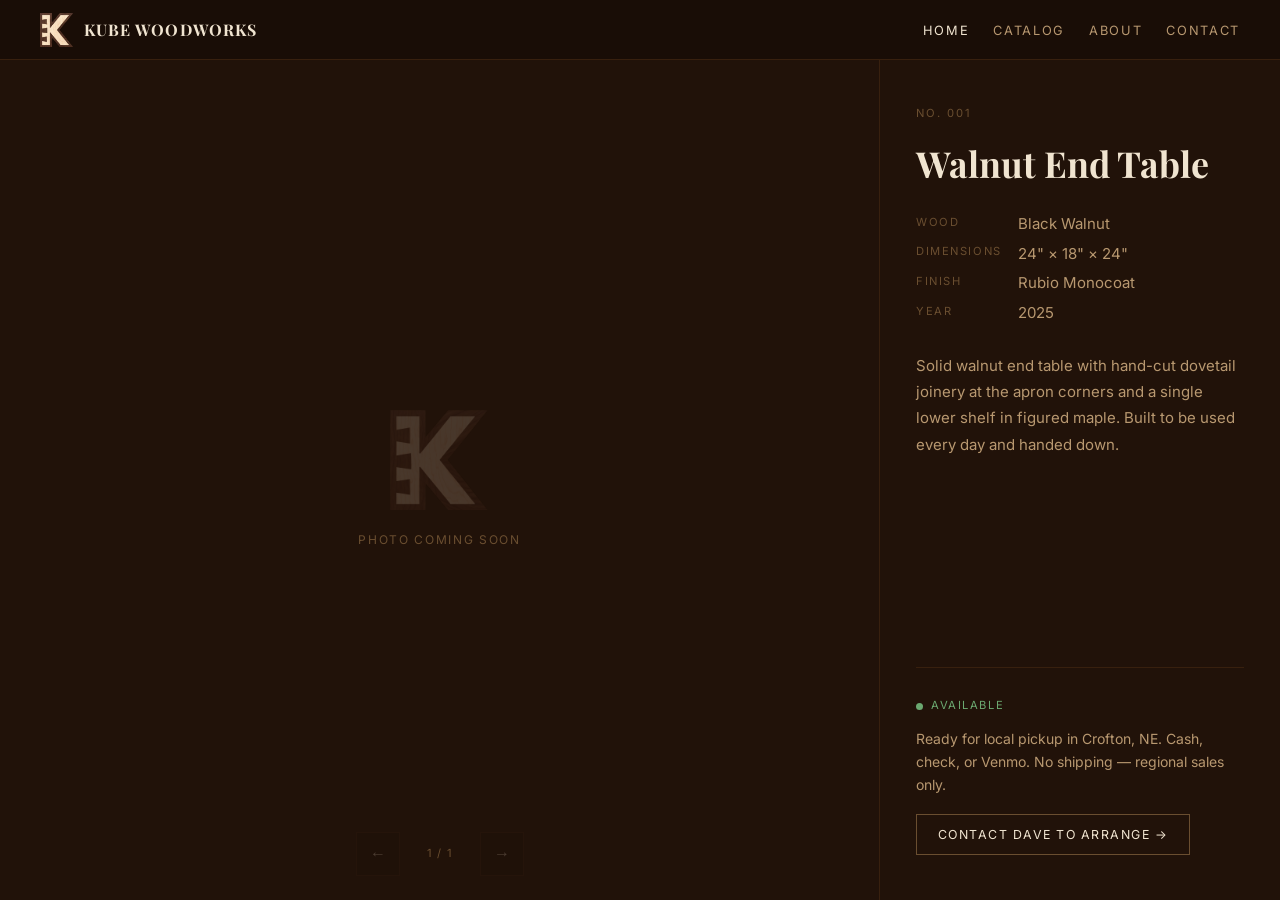
<file: index.html>
<!DOCTYPE html>
<html lang="en">
<head>
  <meta charset="UTF-8">
  <meta name="viewport" content="width=device-width, initial-scale=1.0">
  <title>Kube Woodworks — Crofton, Nebraska</title>
  <meta name="description" content="Custom heirloom woodworking by Dave Kube. Handcrafted furniture and one-of-a-kind pieces made in Crofton, Nebraska.">
  <link rel="icon" type="image/png" sizes="512x512" href="assets/k-mark-512.png">
  <link rel="apple-touch-icon" href="assets/k-mark-512.png">
  <link rel="manifest" href="assets/site.webmanifest">
  <link rel="stylesheet" href="style.css">
</head>
<body>

  <!-- ── Navigation ── -->
  <nav class="site-nav" aria-label="Site navigation">
    <a class="nav-home" href="index.html" aria-label="Kube Woodworks home">
      <img src="assets/k-mark-512.png" alt="">
      <span class="nav-wordmark">Kube Woodworks</span>
    </a>
    <ul class="nav-links">
      <li><a href="index.html" aria-current="page">Home</a></li>
      <li><a href="catalog.html">Catalog</a></li>
      <li><a href="about.html">About</a></li>
      <li><a href="contact.html">Contact</a></li>
    </ul>
  </nav>

  <!-- ── Gallery ── -->
  <!-- Pieces are built automatically from data.js — edit that file, not this one -->
  <main class="gallery-stage" id="gallery">

    <div class="gallery-controls" aria-label="Gallery navigation">
      <button class="gallery-btn" id="prev-btn" aria-label="Previous piece" disabled>&#8592;</button>
      <span class="gallery-counter" aria-live="polite">
        <span id="count-current">1</span>&thinsp;/&thinsp;<span id="count-total">1</span>
      </span>
      <button class="gallery-btn" id="next-btn" aria-label="Next piece" disabled>&#8594;</button>
    </div>

  </main>

  <script src="data.js"></script>
  <script>
    (function () {

      function esc(str) {
        return String(str)
          .replace(/&/g, '&amp;')
          .replace(/</g, '&lt;')
          .replace(/>/g, '&gt;')
          .replace(/"/g, '&quot;');
      }

      function buildPiece(p, index) {
        var num = String(index + 1).padStart(3, '0');

        var photoHTML = p.photo
          ? '<img src="' + esc(p.photo) + '" alt="' + esc(p.photoAlt || p.title) + '">'
          : '<div class="piece-photo-placeholder" aria-hidden="true">' +
              '<img src="assets/k-mark-512.png" alt="">' +
              '<p>Photo coming soon</p>' +
            '</div>';

        var availHTML = p.available
          ? '<span class="avail-badge available">Available</span>' +
            '<p class="avail-message">Ready for local pickup in Crofton, NE. Cash, check, or Venmo. No shipping — regional sales only.</p>' +
            '<a href="contact.html" class="btn">Contact Dave to arrange →</a>'
          : '<span class="avail-badge unavailable">Not available</span>' +
            '<p class="avail-message">Not currently in stock — contact Dave for an estimate on when a similar piece could be ready.</p>' +
            '<a href="contact.html" class="btn">Inquire →</a>';

        var article = document.createElement('article');
        article.className = 'piece';
        article.setAttribute('data-piece', '');
        article.setAttribute('aria-label', 'Piece ' + (index + 1));
        article.innerHTML =
          '<div class="piece-photo">' + photoHTML + '</div>' +
          '<div class="piece-placard">' +
            '<p class="piece-number">No. ' + num + '</p>' +
            '<h1 class="piece-title">' + esc(p.title) + '</h1>' +
            '<dl class="piece-meta">' +
              '<dt>Wood</dt><dd>' + esc(p.wood) + '</dd>' +
              '<dt>Dimensions</dt><dd>' + esc(p.dimensions) + '</dd>' +
              '<dt>Finish</dt><dd>' + esc(p.finish) + '</dd>' +
              '<dt>Year</dt><dd>' + esc(p.year) + '</dd>' +
            '</dl>' +
            '<p class="piece-description">' + esc(p.description) + '</p>' +
            '<div class="piece-availability">' + availHTML + '</div>' +
          '</div>';
        return article;
      }

      var stage    = document.getElementById('gallery');
      var controls = document.querySelector('.gallery-controls');
      var btnPrev  = document.getElementById('prev-btn');
      var btnNext  = document.getElementById('next-btn');
      var numCur   = document.getElementById('count-current');
      var numTot   = document.getElementById('count-total');
      var current  = 0;
      var pieces   = [];

      // Build pieces from data.js
      KUBE.pieces.forEach(function (p, i) {
        var el = buildPiece(p, i);
        stage.insertBefore(el, controls);
        pieces.push(el);
      });

      numTot.textContent = pieces.length;

      function show(idx) {
        pieces[current].classList.remove('active');
        current = idx;
        pieces[current].classList.add('active');
        numCur.textContent = current + 1;
        btnPrev.disabled   = current === 0;
        btnNext.disabled   = current === pieces.length - 1;
        var placard = pieces[current].querySelector('.piece-placard');
        if (placard) placard.scrollTop = 0;
      }

      if (pieces.length > 0) {
        pieces[0].classList.add('active');
        btnPrev.disabled = true;
        btnNext.disabled = pieces.length < 2;
      }

      btnPrev.addEventListener('click', function () { if (current > 0) show(current - 1); });
      btnNext.addEventListener('click', function () { if (current < pieces.length - 1) show(current + 1); });

      document.addEventListener('keydown', function (e) {
        if (e.key === 'ArrowLeft'  && current > 0)                 show(current - 1);
        if (e.key === 'ArrowRight' && current < pieces.length - 1) show(current + 1);
      });

      var touchStartX = 0;
      document.addEventListener('touchstart', function (e) {
        touchStartX = e.touches[0].clientX;
      }, { passive: true });
      document.addEventListener('touchend', function (e) {
        var dx = e.changedTouches[0].clientX - touchStartX;
        if (Math.abs(dx) > 48) {
          if (dx < 0 && current < pieces.length - 1) show(current + 1);
          if (dx > 0 && current > 0)                 show(current - 1);
        }
      }, { passive: true });

    }());
  </script>

</body>
</html>
</file>
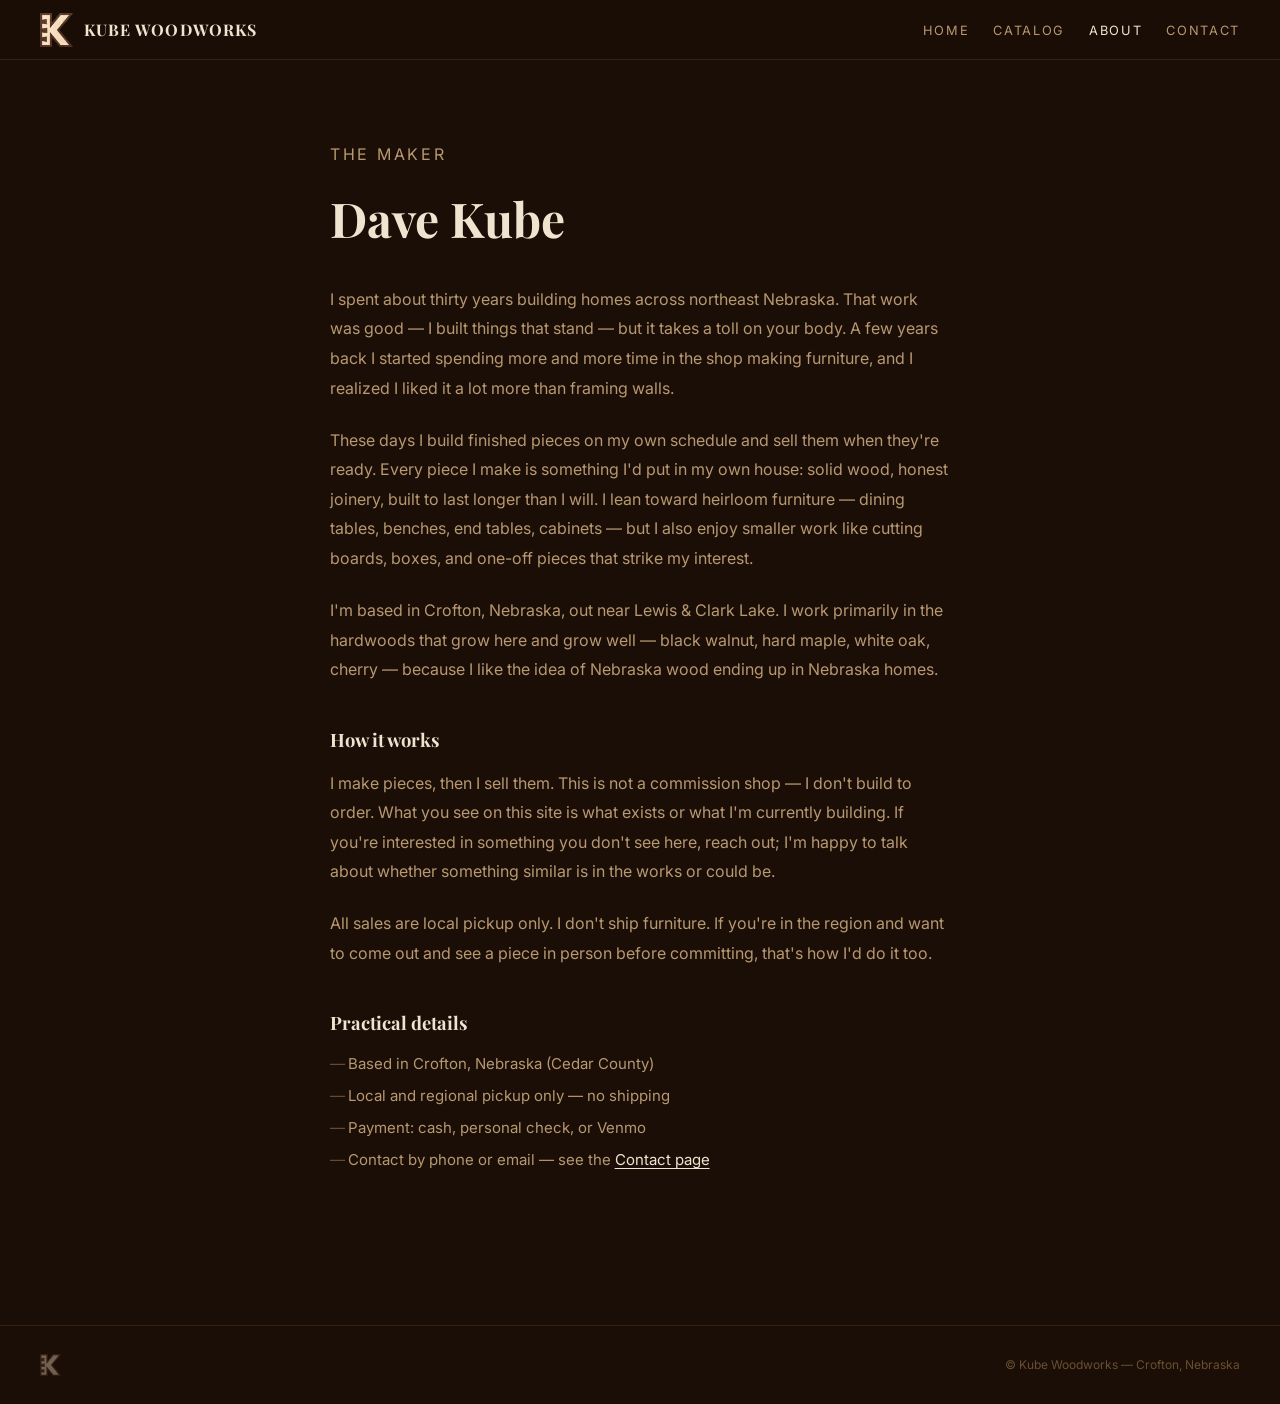
<file: about.html>
<!DOCTYPE html>
<html lang="en">
<head>
  <meta charset="UTF-8">
  <meta name="viewport" content="width=device-width, initial-scale=1.0">
  <title>About — Kube Woodworks</title>
  <meta name="description" content="Dave Kube is a craftsman in Crofton, Nebraska. After 30 years building homes, he now makes heirloom furniture and one-of-a-kind wooden pieces.">
  <link rel="icon" type="image/png" sizes="512x512" href="assets/k-mark-512.png">
  <link rel="apple-touch-icon" href="assets/k-mark-512.png">
  <link rel="manifest" href="assets/site.webmanifest">
  <link rel="stylesheet" href="style.css">
</head>
<body>

  <!-- ── Navigation ── -->
  <nav class="site-nav" aria-label="Site navigation">
    <a class="nav-home" href="index.html" aria-label="Kube Woodworks home">
      <img src="assets/k-mark-512.png" alt="">
      <span class="nav-wordmark">Kube Woodworks</span>
    </a>
    <ul class="nav-links">
      <li><a href="index.html">Home</a></li>
      <li><a href="catalog.html">Catalog</a></li>
      <li><a href="about.html" aria-current="page">About</a></li>
      <li><a href="contact.html">Contact</a></li>
    </ul>
  </nav>

  <!-- ── About content ── -->
  <main class="content-page">
    <div class="content-inner">

      <p class="page-eyebrow">The maker</p>
      <h1 class="page-title">Dave Kube</h1>

      <p>
        I spent about thirty years building homes across northeast Nebraska.
        That work was good — I built things that stand — but it takes a toll
        on your body. A few years back I started spending more and more time
        in the shop making furniture, and I realized I liked it a lot more
        than framing walls.
      </p>

      <p>
        These days I build finished pieces on my own schedule and sell them
        when they're ready. Every piece I make is something I'd put in my
        own house: solid wood, honest joinery, built to last longer than
        I will. I lean toward heirloom furniture — dining tables, benches,
        end tables, cabinets — but I also enjoy smaller work like cutting
        boards, boxes, and one-off pieces that strike my interest.
      </p>

      <p>
        I'm based in Crofton, Nebraska, out near Lewis &amp; Clark Lake.
        I work primarily in the hardwoods that grow here and grow well —
        black walnut, hard maple, white oak, cherry — because I like the
        idea of Nebraska wood ending up in Nebraska homes.
      </p>

      <h2>How it works</h2>

      <p>
        I make pieces, then I sell them. This is not a commission shop —
        I don't build to order. What you see on this site is what exists
        or what I'm currently building. If you're interested in something
        you don't see here, reach out; I'm happy to talk about whether
        something similar is in the works or could be.
      </p>

      <p>
        All sales are local pickup only. I don't ship furniture.
        If you're in the region and want to come out and see a piece in
        person before committing, that's how I'd do it too.
      </p>

      <h2>Practical details</h2>

      <ul>
        <li>Based in Crofton, Nebraska (Cedar County)</li>
        <li>Local and regional pickup only — no shipping</li>
        <li>Payment: cash, personal check, or Venmo</li>
        <li>Contact by phone or email — see the <a href="contact.html" style="color:var(--text);text-underline-offset:3px;">Contact page</a></li>
      </ul>

    </div>
  </main>

  <!-- ── Footer ── -->
  <footer class="site-footer">
    <a class="footer-logo" href="index.html" aria-label="Kube Woodworks">
      <img src="assets/k-mark-512.png" alt="">
    </a>
    <p class="footer-copy">&copy; Kube Woodworks &mdash; Crofton, Nebraska</p>
  </footer>

</body>
</html>
</file>
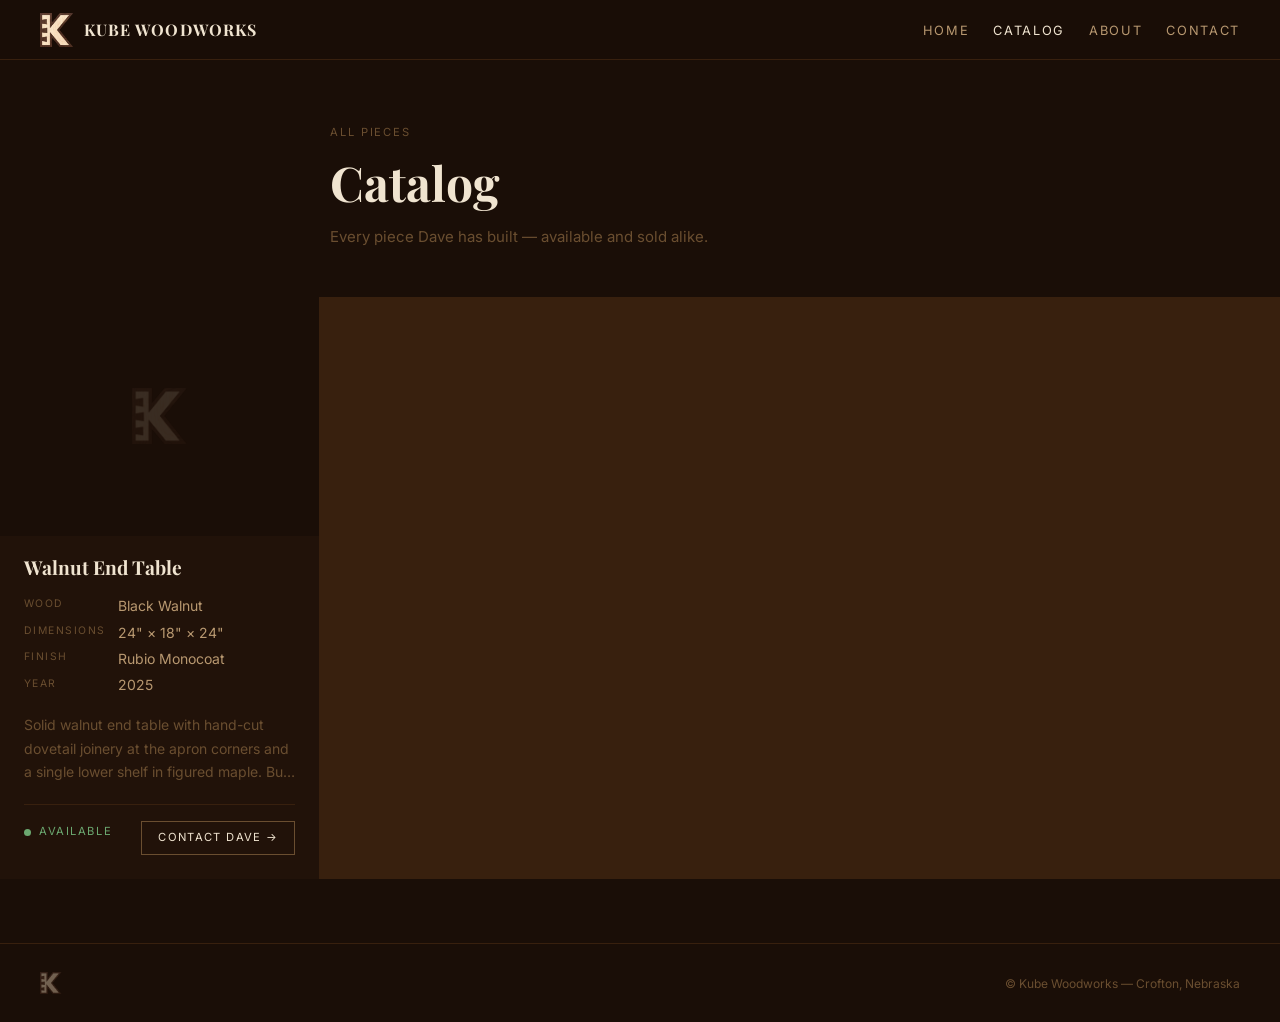
<file: catalog.html>
<!DOCTYPE html>
<html lang="en">
<head>
  <meta charset="UTF-8">
  <meta name="viewport" content="width=device-width, initial-scale=1.0">
  <title>Catalog — Kube Woodworks</title>
  <meta name="description" content="Browse every piece Dave Kube has built — available and sold alike. Custom heirloom woodworking from Crofton, Nebraska.">
  <link rel="icon" type="image/png" sizes="512x512" href="assets/k-mark-512.png">
  <link rel="apple-touch-icon" href="assets/k-mark-512.png">
  <link rel="manifest" href="assets/site.webmanifest">
  <link rel="stylesheet" href="style.css">
</head>
<body>

  <!-- ── Navigation ── -->
  <nav class="site-nav" aria-label="Site navigation">
    <a class="nav-home" href="index.html" aria-label="Kube Woodworks home">
      <img src="assets/k-mark-512.png" alt="">
      <span class="nav-wordmark">Kube Woodworks</span>
    </a>
    <ul class="nav-links">
      <li><a href="index.html">Home</a></li>
      <li><a href="catalog.html" aria-current="page">Catalog</a></li>
      <li><a href="about.html">About</a></li>
      <li><a href="contact.html">Contact</a></li>
    </ul>
  </nav>

  <!-- ── Catalog ── -->
  <!-- Cards are built automatically from data.js — edit that file, not this one -->
  <main class="catalog-page">

    <header class="catalog-header">
      <p class="page-eyebrow">All pieces</p>
      <h1 class="page-title">Catalog</h1>
      <p class="catalog-intro">Every piece Dave has built — available and sold alike.</p>
    </header>

    <div class="catalog-grid" id="catalog-grid">
      <!-- Cards injected by JavaScript below -->
    </div>

  </main>

  <!-- ── Footer ── -->
  <footer class="site-footer">
    <a class="footer-logo" href="index.html" aria-label="Kube Woodworks">
      <img src="assets/k-mark-512.png" alt="">
    </a>
    <p class="footer-copy">&copy; Kube Woodworks &mdash; Crofton, Nebraska</p>
  </footer>

  <script src="data.js"></script>
  <script>
    (function () {

      function esc(str) {
        return String(str)
          .replace(/&/g, '&amp;')
          .replace(/</g, '&lt;')
          .replace(/>/g, '&gt;')
          .replace(/"/g, '&quot;');
      }

      function buildCard(p) {
        var photoHTML = p.photo
          ? '<img src="' + esc(p.photo) + '" alt="' + esc(p.photoAlt || p.title) + '">'
          : '<div class="card-photo-placeholder" aria-hidden="true">' +
              '<img src="assets/k-mark-512.png" alt="">' +
            '</div>';

        var footerHTML = p.available
          ? '<span class="avail-badge available">Available</span>' +
            '<a href="contact.html" class="btn btn-sm">Contact Dave &rarr;</a>'
          : '<span class="avail-badge unavailable">Not available</span>';

        var article = document.createElement('article');
        article.className = 'catalog-card';
        article.innerHTML =
          '<div class="card-photo">' + photoHTML + '</div>' +
          '<div class="card-body">' +
            '<h2 class="card-title">' + esc(p.title) + '</h2>' +
            '<dl class="card-meta">' +
              '<dt>Wood</dt><dd>' + esc(p.wood) + '</dd>' +
              '<dt>Dimensions</dt><dd>' + esc(p.dimensions) + '</dd>' +
              '<dt>Finish</dt><dd>' + esc(p.finish) + '</dd>' +
              '<dt>Year</dt><dd>' + esc(p.year) + '</dd>' +
            '</dl>' +
            '<p class="card-description">' + esc(p.description) + '</p>' +
            '<div class="card-footer">' + footerHTML + '</div>' +
          '</div>';
        return article;
      }

      var grid = document.getElementById('catalog-grid');
      KUBE.pieces.forEach(function (p) {
        grid.appendChild(buildCard(p));
      });

    }());
  </script>

</body>
</html>
</file>
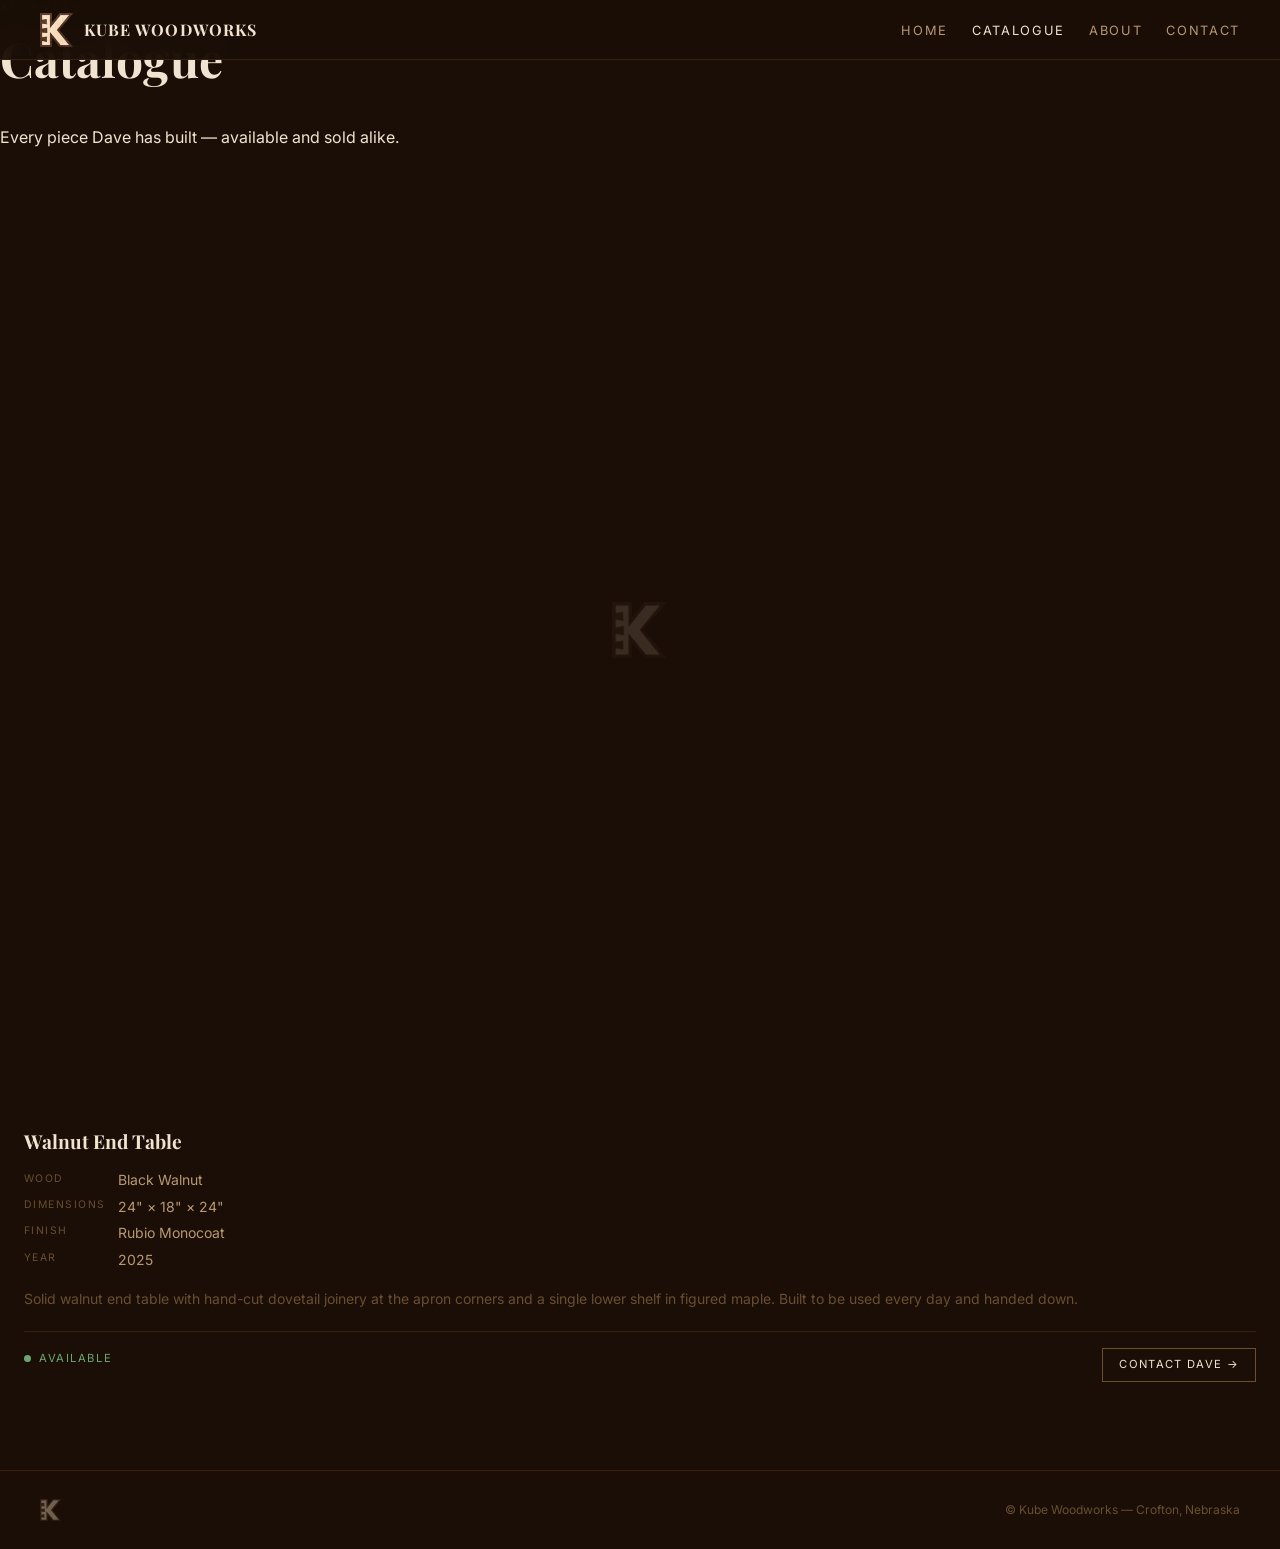
<file: catalogue.html>
<!DOCTYPE html>
<html lang="en">
<head>
  <meta charset="UTF-8">
  <meta name="viewport" content="width=device-width, initial-scale=1.0">
  <title>Catalogue — Kube Woodworks</title>
  <meta name="description" content="Browse every piece Dave Kube has built — available and sold alike. Custom heirloom woodworking from Crofton, Nebraska.">
  <link rel="icon" type="image/png" sizes="512x512" href="assets/k-mark-512.png">
  <link rel="apple-touch-icon" href="assets/k-mark-512.png">
  <link rel="manifest" href="assets/site.webmanifest">
  <link rel="stylesheet" href="style.css">
</head>
<body>

  <!-- ── Navigation ── -->
  <nav class="site-nav" aria-label="Site navigation">
    <a class="nav-home" href="index.html" aria-label="Kube Woodworks home">
      <img src="assets/k-mark-512.png" alt="">
      <span class="nav-wordmark">Kube Woodworks</span>
    </a>
    <ul class="nav-links">
      <li><a href="index.html">Home</a></li>
      <li><a href="catalogue.html" aria-current="page">Catalogue</a></li>
      <li><a href="about.html">About</a></li>
      <li><a href="contact.html">Contact</a></li>
    </ul>
  </nav>

  <!-- ── Catalogue ── -->
  <!-- Cards are built automatically from data.js — edit that file, not this one -->
  <main class="catalogue-page">

    <header class="catalogue-header">
      <p class="page-eyebrow">All pieces</p>
      <h1 class="page-title">Catalogue</h1>
      <p class="catalogue-intro">Every piece Dave has built — available and sold alike.</p>
    </header>

    <div class="catalogue-grid" id="catalogue-grid">
      <!-- Cards injected by JavaScript below -->
    </div>

  </main>

  <!-- ── Footer ── -->
  <footer class="site-footer">
    <a class="footer-logo" href="index.html" aria-label="Kube Woodworks">
      <img src="assets/k-mark-512.png" alt="">
    </a>
    <p class="footer-copy">&copy; Kube Woodworks &mdash; Crofton, Nebraska</p>
  </footer>

  <script src="data.js"></script>
  <script>
    (function () {

      function esc(str) {
        return String(str)
          .replace(/&/g, '&amp;')
          .replace(/</g, '&lt;')
          .replace(/>/g, '&gt;')
          .replace(/"/g, '&quot;');
      }

      function buildCard(p) {
        var photoHTML = p.photo
          ? '<img src="' + esc(p.photo) + '" alt="' + esc(p.photoAlt || p.title) + '">'
          : '<div class="card-photo-placeholder" aria-hidden="true">' +
              '<img src="assets/k-mark-512.png" alt="">' +
            '</div>';

        var footerHTML = p.available
          ? '<span class="avail-badge available">Available</span>' +
            '<a href="contact.html" class="btn btn-sm">Contact Dave &rarr;</a>'
          : '<span class="avail-badge unavailable">Not available</span>';

        var article = document.createElement('article');
        article.className = 'catalogue-card';
        article.innerHTML =
          '<div class="card-photo">' + photoHTML + '</div>' +
          '<div class="card-body">' +
            '<h2 class="card-title">' + esc(p.title) + '</h2>' +
            '<dl class="card-meta">' +
              '<dt>Wood</dt><dd>' + esc(p.wood) + '</dd>' +
              '<dt>Dimensions</dt><dd>' + esc(p.dimensions) + '</dd>' +
              '<dt>Finish</dt><dd>' + esc(p.finish) + '</dd>' +
              '<dt>Year</dt><dd>' + esc(p.year) + '</dd>' +
            '</dl>' +
            '<p class="card-description">' + esc(p.description) + '</p>' +
            '<div class="card-footer">' + footerHTML + '</div>' +
          '</div>';
        return article;
      }

      var grid = document.getElementById('catalogue-grid');
      KUBE.pieces.forEach(function (p) {
        grid.appendChild(buildCard(p));
      });

    }());
  </script>

</body>
</html>
</file>
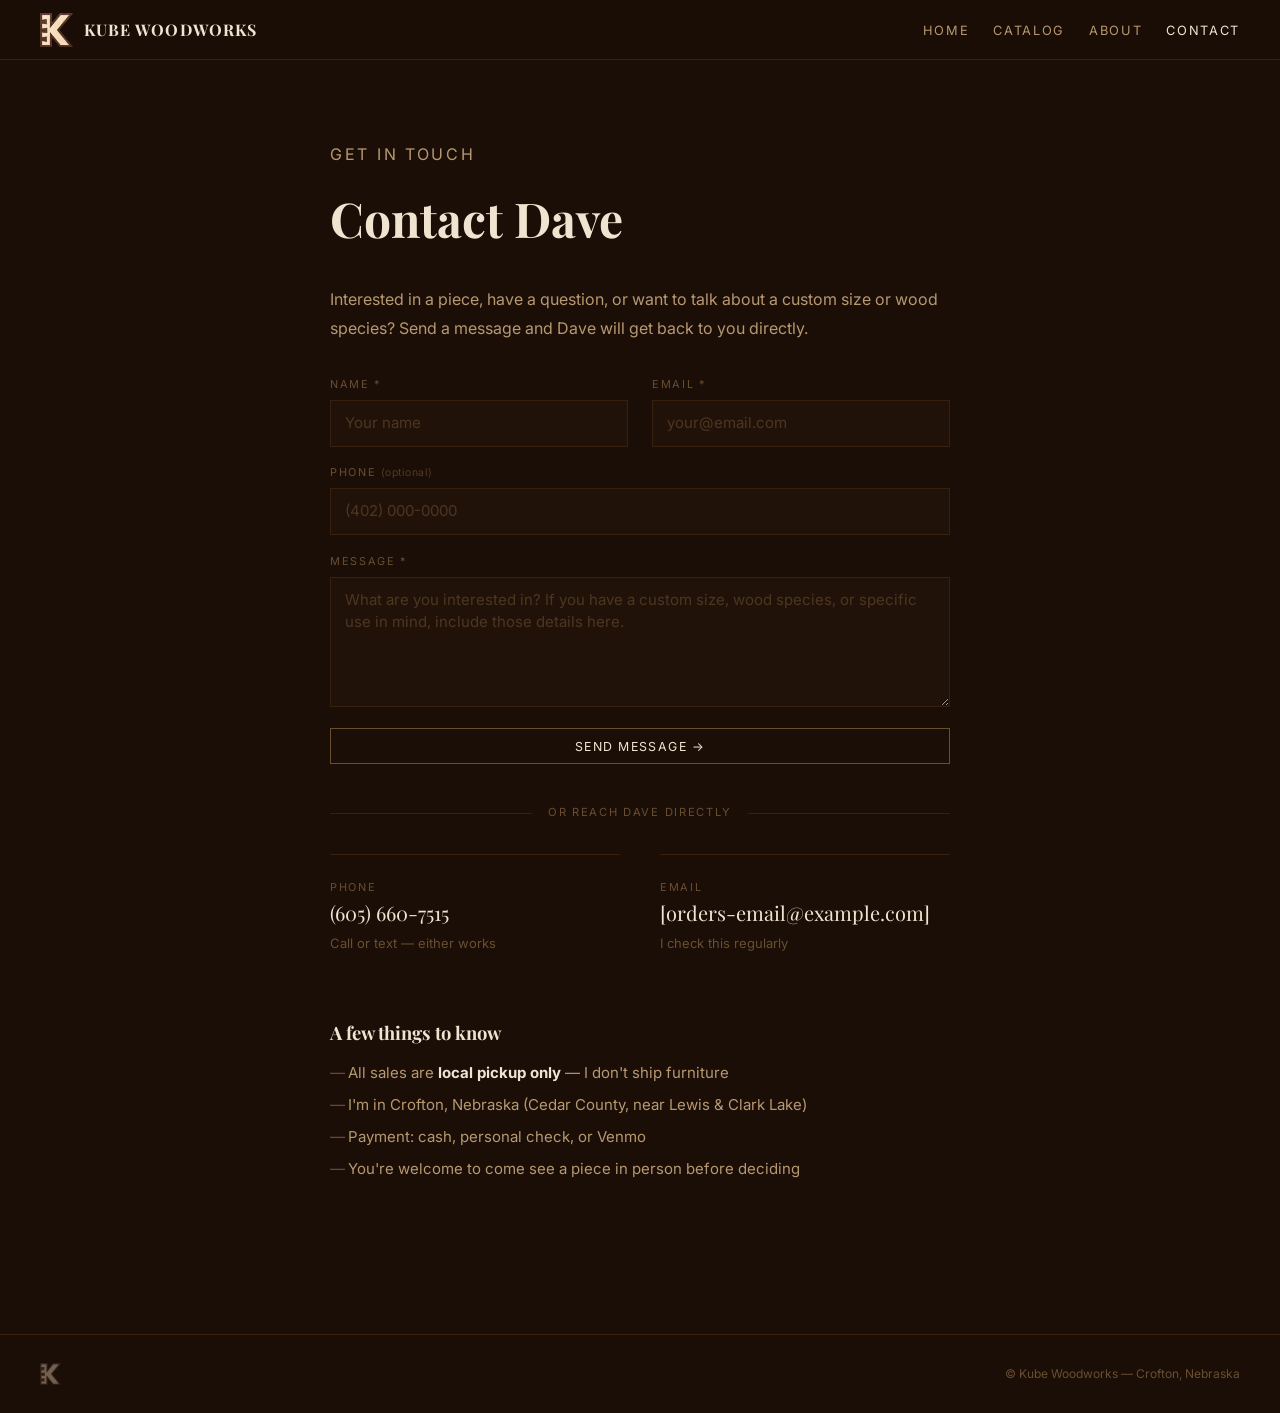
<file: contact.html>
<!DOCTYPE html>
<html lang="en">
<head>
  <meta charset="UTF-8">
  <meta name="viewport" content="width=device-width, initial-scale=1.0">
  <title>Contact — Kube Woodworks</title>
  <meta name="description" content="Get in touch with Dave Kube about available pieces, custom requests, or questions.">
  <link rel="icon" type="image/png" sizes="512x512" href="assets/k-mark-512.png">
  <link rel="apple-touch-icon" href="assets/k-mark-512.png">
  <link rel="manifest" href="assets/site.webmanifest">
  <link rel="stylesheet" href="style.css">
</head>
<body>

  <!-- ── Navigation ── -->
  <nav class="site-nav" aria-label="Site navigation">
    <a class="nav-home" href="index.html" aria-label="Kube Woodworks home">
      <img src="assets/k-mark-512.png" alt="">
      <span class="nav-wordmark">Kube Woodworks</span>
    </a>
    <ul class="nav-links">
      <li><a href="index.html">Home</a></li>
      <li><a href="catalog.html">Catalog</a></li>
      <li><a href="about.html">About</a></li>
      <li><a href="contact.html" aria-current="page">Contact</a></li>
    </ul>
  </nav>

  <!-- ── Contact content ── -->
  <main class="content-page">
    <div class="content-inner">

      <p class="page-eyebrow">Get in touch</p>
      <h1 class="page-title">Contact Dave</h1>

      <p>
        Interested in a piece, have a question, or want to talk about a
        custom size or wood species? Send a message and Dave will get back
        to you directly.
      </p>

      <!-- ── Contact form ── -->
      <form class="contact-form" id="contact-form" novalidate>

        <!-- Honeypot — hidden from real users, catches bots -->
        <input type="text" name="_gotcha" style="display:none" tabindex="-1" autocomplete="off">
        <input type="hidden" name="_subject" value="New inquiry — Kube Woodworks">

        <div class="form-row">
          <div class="form-field">
            <label class="form-label" for="field-name">
              Name <span aria-hidden="true">*</span>
            </label>
            <input class="form-input" type="text" id="field-name" name="name"
              required autocomplete="name" placeholder="Your name">
          </div>
          <div class="form-field">
            <label class="form-label" for="field-email">
              Email <span aria-hidden="true">*</span>
            </label>
            <input class="form-input" type="email" id="field-email" name="email"
              required autocomplete="email" placeholder="your@email.com">
          </div>
        </div>

        <div class="form-field">
          <label class="form-label" for="field-phone">
            Phone <span class="form-optional">(optional)</span>
          </label>
          <input class="form-input" type="tel" id="field-phone" name="phone"
            autocomplete="tel" placeholder="(402) 000-0000">
        </div>

        <div class="form-field">
          <label class="form-label" for="field-message">
            Message <span aria-hidden="true">*</span>
          </label>
          <textarea class="form-textarea" id="field-message" name="message"
            required
            placeholder="What are you interested in? If you have a custom size, wood species, or specific use in mind, include those details here."></textarea>
        </div>

        <button type="submit" class="btn form-submit" id="form-submit">
          Send message &rarr;
        </button>

        <div class="form-status" id="form-status" role="alert" aria-live="polite"></div>

      </form>

      <!-- ── Divider ── -->
      <div class="contact-divider">or reach Dave directly</div>

      <!-- ── Direct contact ── -->
      <!-- Phone and email are set in data.js -->
      <div class="contact-methods">
        <div class="contact-method">
          <span class="contact-label">Phone</span>
          <a class="contact-value" id="contact-phone" href="#">&mdash;</a>
          <span class="contact-note">Call or text — either works</span>
        </div>
        <div class="contact-method">
          <span class="contact-label">Email</span>
          <a class="contact-value" id="contact-email" href="#">&mdash;</a>
          <span class="contact-note">I check this regularly</span>
        </div>
      </div>

      <h2>A few things to know</h2>

      <ul>
        <li>All sales are <strong style="color:var(--text);">local pickup only</strong> — I don't ship furniture</li>
        <li>I'm in Crofton, Nebraska (Cedar County, near Lewis &amp; Clark Lake)</li>
        <li>Payment: cash, personal check, or Venmo</li>
        <li>You're welcome to come see a piece in person before deciding</li>
      </ul>

    </div>
  </main>

  <!-- ── Footer ── -->
  <footer class="site-footer">
    <a class="footer-logo" href="index.html" aria-label="Kube Woodworks">
      <img src="assets/k-mark-512.png" alt="">
    </a>
    <p class="footer-copy">&copy; Kube Woodworks &mdash; Crofton, Nebraska</p>
  </footer>

  <script src="data.js"></script>
  <script>
    /* ── Populate phone / email from data.js ── */
    try {
      var phoneEl = document.getElementById('contact-phone');
      var emailEl = document.getElementById('contact-email');
      phoneEl.textContent = KUBE.contact.phone;
      phoneEl.href        = 'tel:' + KUBE.contact.phone.replace(/\D/g, '');
      emailEl.textContent = KUBE.contact.email;
      emailEl.href        = 'mailto:' + KUBE.contact.email;
    } catch (e) { /* data.js not loaded yet — placeholders stay */ }

    /* ── Contact form ── */
    var form      = document.getElementById('contact-form');
    var btn       = document.getElementById('form-submit');
    var statusEl  = document.getElementById('form-status');
    var fallbackEmail = (typeof KUBE !== 'undefined') ? KUBE.contact.email : '';
    var endpoint  = 'https://formspree.io/f/' +
                    ((typeof KUBE !== 'undefined') ? KUBE.contact.formspreeId : '');

    /* Set form action as fallback in case JS fetch fails */
    form.setAttribute('action', endpoint);
    form.setAttribute('method', 'POST');

    function showStatus(type, msg) {
      statusEl.className   = 'form-status ' + type;
      statusEl.textContent = msg;
      statusEl.style.display = 'block';
    }

    form.addEventListener('submit', function (e) {
      e.preventDefault();

      var name    = form.querySelector('[name="name"]').value.trim();
      var email   = form.querySelector('[name="email"]').value.trim();
      var message = form.querySelector('[name="message"]').value.trim();

      if (!name || !email || !message) {
        showStatus('error', 'Please fill in your name, email, and message.');
        return;
      }

      btn.textContent = 'Sending…';
      btn.disabled    = true;
      statusEl.style.display = 'none';

      fetch(endpoint, {
        method:  'POST',
        body:    new FormData(form),
        headers: { 'Accept': 'application/json' },
      })
      .then(function (res) {
        if (res.ok) {
          form.reset();
          showStatus('success', 'Message sent — Dave will be in touch soon.');
        } else {
          return res.json().then(function (data) {
            var msg = (data.errors || []).map(function (err) { return err.message; }).join(' ');
            throw new Error(msg || 'Submission failed (status ' + res.status + ')');
          });
        }
      })
      .catch(function (err) {
        var detail = err && err.message ? ' (' + err.message + ')' : '';
        showStatus('error',
          'Something went wrong' + detail + '. Please email Dave directly' +
          (fallbackEmail ? ' at ' + fallbackEmail : '') + '.'
        );
      })
      .then(function () {
        btn.textContent = 'Send message →';
        btn.disabled    = false;
      });
    });
  </script>

</body>
</html>
</file>
<file: style.css>
/* =============================================================
   Kube Woodworks — shared styles
   ============================================================= */

@import url('https://fonts.googleapis.com/css2?family=Playfair+Display:wght@400;700&family=Inter:wght@400;500&display=swap');

:root {
  --bg:             #1a0e07;
  --surface:        #211209;
  --surface-raised: #2c180a;
  --text:           #f0e4d0;
  --text-dim:       #b89870;
  --text-muted:     #6a4e30;
  --accent:         #c87d38;
  --green:          #6ba870;
  --divider:        #38200e;
  --nav-h:          60px;
  --serif: 'Playfair Display', Georgia, 'Times New Roman', serif;
  --sans:  'Inter', system-ui, -apple-system, sans-serif;
}

*, *::before, *::after { box-sizing: border-box; margin: 0; padding: 0; }

html {
  -webkit-text-size-adjust: 100%;
  scroll-behavior: smooth;
}

body {
  background: var(--bg);
  color: var(--text);
  font-family: var(--sans);
  font-size: 1rem;
  line-height: 1.6;
  min-height: 100dvh;
}

/* ── Navigation ─────────────────────────────────────────────── */

.site-nav {
  position: fixed;
  top: 0;
  inset-inline: 0;
  height: var(--nav-h);
  display: flex;
  align-items: center;
  padding: 0 clamp(1rem, 4vw, 2.5rem);
  background: rgba(26, 14, 7, 0.94);
  backdrop-filter: blur(14px);
  -webkit-backdrop-filter: blur(14px);
  border-bottom: 1px solid var(--divider);
  z-index: 200;
  gap: 1rem;
}

.nav-home {
  display: flex;
  align-items: center;
  gap: 0.6rem;
  text-decoration: none;
  color: var(--text);
  flex-shrink: 0;
}

.nav-home img {
  height: 34px;
  width: auto;
  object-fit: contain;
}

.nav-wordmark {
  font-family: var(--serif);
  font-weight: 700;
  font-size: 1rem;
  letter-spacing: 0.07em;
  text-transform: uppercase;
  line-height: 1;
}

.nav-links {
  margin-left: auto;
  display: flex;
  gap: 1.5rem;
  list-style: none;
}

.nav-links a {
  color: var(--text-dim);
  text-decoration: none;
  font-size: 0.8rem;
  letter-spacing: 0.13em;
  text-transform: uppercase;
  transition: color 0.18s;
}

.nav-links a:hover,
.nav-links a[aria-current="page"] {
  color: var(--text);
}

/* ── Gallery — index.html ────────────────────────────────────── */

.gallery-stage {
  padding-top: var(--nav-h);
  height: 100dvh;
  overflow: hidden;
  position: relative;
}

/* Each piece: hidden by default, shown with .active */
.piece {
  display: none;
  height: calc(100dvh - var(--nav-h));
  grid-template-columns: 1fr 400px;
}

.piece.active {
  display: grid;
  animation: piece-in 0.3s ease;
}

@keyframes piece-in {
  from { opacity: 0; }
  to   { opacity: 1; }
}

/* Photo panel */
.piece-photo {
  overflow: hidden;
  display: flex;
  align-items: center;
  justify-content: center;
  background: var(--surface);
  border-right: 1px solid var(--divider);
}

.piece-photo img {
  width: 100%;
  height: 100%;
  object-fit: contain;
  object-position: center;
}

/* Placeholder shown when no photo is provided yet */
.piece-photo-placeholder {
  width: 100%;
  height: 100%;
  display: flex;
  flex-direction: column;
  align-items: center;
  justify-content: center;
  gap: 1.25rem;
  background: var(--surface);
}

.piece-photo-placeholder img {
  height: 100px;
  width: auto;
  opacity: 0.18;
  object-fit: contain;
}

.piece-photo-placeholder p {
  color: var(--text-muted);
  font-size: 0.75rem;
  letter-spacing: 0.14em;
  text-transform: uppercase;
}

/* Placard panel */
.piece-placard {
  display: flex;
  flex-direction: column;
  padding: clamp(2rem, 5vh, 3.5rem) 2.25rem clamp(2rem, 5vh, 3.5rem) 2.25rem;
  overflow-y: auto;
  background: var(--surface);
}

.piece-number {
  font-size: 0.7rem;
  letter-spacing: 0.18em;
  text-transform: uppercase;
  color: var(--text-muted);
  margin-bottom: 1.25rem;
}

.piece-title {
  font-family: var(--serif);
  font-size: clamp(1.6rem, 2.8vw, 2.25rem);
  font-weight: 700;
  line-height: 1.15;
  margin-bottom: 1.75rem;
}

.piece-meta {
  display: grid;
  grid-template-columns: auto 1fr;
  gap: 0.35rem 1rem;
  margin-bottom: 1.75rem;
}

.piece-meta dt {
  font-size: 0.7rem;
  letter-spacing: 0.14em;
  text-transform: uppercase;
  color: var(--text-muted);
  align-self: baseline;
  padding-top: 0.15em;
}

.piece-meta dd {
  font-size: 0.9375rem;
  color: var(--text-dim);
}

.piece-description {
  font-size: 0.9375rem;
  line-height: 1.75;
  color: var(--text-dim);
  margin-bottom: 2rem;
  flex: 1;
}

/* Availability block */
.piece-availability {
  margin-top: auto;
  padding-top: 1.5rem;
  border-top: 1px solid var(--divider);
}

.avail-badge {
  display: inline-flex;
  align-items: center;
  gap: 0.5rem;
  font-size: 0.7rem;
  letter-spacing: 0.14em;
  text-transform: uppercase;
  margin-bottom: 0.75rem;
}

.avail-badge::before {
  content: '';
  display: block;
  width: 7px;
  height: 7px;
  border-radius: 50%;
  background: currentColor;
  flex-shrink: 0;
}

.avail-badge.available   { color: var(--green); }
.avail-badge.unavailable { color: var(--accent); }

.avail-message {
  font-size: 0.875rem;
  line-height: 1.65;
  color: var(--text-dim);
  margin-bottom: 1.1rem;
}

.btn {
  display: inline-block;
  padding: 0.6rem 1.3rem;
  background: transparent;
  border: 1px solid var(--text-muted);
  color: var(--text);
  text-decoration: none;
  font-family: var(--sans);
  font-size: 0.775rem;
  letter-spacing: 0.12em;
  text-transform: uppercase;
  transition: border-color 0.18s, color 0.18s;
  cursor: pointer;
}

.btn:hover {
  border-color: var(--text);
}

/* Gallery controls (counter + arrows) */
.gallery-controls {
  position: absolute;
  bottom: 1.5rem;
  /* Centered on the photo half, accounting for 400px placard */
  left: 0;
  right: 400px;
  display: flex;
  align-items: center;
  justify-content: center;
  gap: 1.25rem;
  z-index: 10;
  pointer-events: none;
}

.gallery-controls > * {
  pointer-events: auto;
}

.gallery-btn {
  width: 44px;
  height: 44px;
  display: flex;
  align-items: center;
  justify-content: center;
  background: rgba(26, 14, 7, 0.75);
  border: 1px solid var(--divider);
  color: var(--text);
  font-size: 1rem;
  cursor: pointer;
  transition: background 0.18s, border-color 0.18s;
}

.gallery-btn:hover:not(:disabled) {
  background: var(--surface-raised);
  border-color: var(--text-muted);
}

.gallery-btn:disabled {
  opacity: 0.2;
  cursor: default;
}

.gallery-counter {
  font-size: 0.7rem;
  letter-spacing: 0.16em;
  color: var(--text-muted);
  min-width: 2.5rem;
  text-align: center;
}

/* ── Content pages — about.html / contact.html ───────────────── */

.content-page {
  padding-top: var(--nav-h);
}

.content-inner {
  max-width: 700px;
  margin: 0 auto;
  padding: clamp(3rem, 8vw, 5rem) clamp(1.25rem, 5vw, 2.5rem) 4rem;
}

.page-eyebrow {
  font-size: 0.7rem;
  letter-spacing: 0.17em;
  text-transform: uppercase;
  color: var(--text-muted);
  margin-bottom: 0.875rem;
}

.page-title {
  font-family: var(--serif);
  font-size: clamp(2rem, 5vw, 3rem);
  font-weight: 700;
  line-height: 1.1;
  margin-bottom: 2.5rem;
}

.content-inner p {
  font-size: 1rem;
  line-height: 1.85;
  color: var(--text-dim);
  margin-bottom: 1.4rem;
}

.content-inner h2 {
  font-family: var(--serif);
  font-size: 1.15rem;
  font-weight: 700;
  color: var(--text);
  margin: 2.5rem 0 0.9rem;
}

.content-inner ul {
  list-style: none;
  margin-bottom: 1.5rem;
  display: flex;
  flex-direction: column;
  gap: 0.45rem;
}

.content-inner ul li {
  font-size: 0.9375rem;
  color: var(--text-dim);
  padding-left: 1.1rem;
  position: relative;
  line-height: 1.65;
}

.content-inner ul li::before {
  content: '—';
  position: absolute;
  left: 0;
  color: var(--text-muted);
}

/* Contact specifics */
.contact-methods {
  display: grid;
  grid-template-columns: 1fr 1fr;
  gap: 0.5rem 2.5rem;
  margin-bottom: 2.5rem;
}

.contact-method {
  padding: 1.5rem 0;
  border-top: 1px solid var(--divider);
  display: flex;
  flex-direction: column;
  gap: 0.3rem;
}

.contact-label {
  font-size: 0.68rem;
  letter-spacing: 0.16em;
  text-transform: uppercase;
  color: var(--text-muted);
}

.contact-value {
  font-family: var(--serif);
  font-size: 1.25rem;
  color: var(--text);
  text-decoration: none;
  line-height: 1.2;
  transition: color 0.18s;
}

.contact-value:hover {
  color: var(--accent);
}

.contact-note {
  font-size: 0.8125rem;
  color: var(--text-muted);
  line-height: 1.55;
  margin-top: 0.2rem;
}

.inquiry-block {
  margin-top: 0.5rem;
  padding: 1.75rem 2rem;
  background: var(--surface);
  border: 1px solid var(--divider);
}

.inquiry-block h2 {
  font-family: var(--serif);
  font-size: 1.1rem;
  color: var(--text);
  margin-bottom: 0.75rem;
}

.inquiry-block p {
  font-size: 0.9375rem;
  color: var(--text-dim);
  line-height: 1.75;
  margin-bottom: 0;
}

.inquiry-block a {
  color: var(--text);
  text-decoration: underline;
  text-underline-offset: 3px;
}

/* ── Contact form ────────────────────────────────────────────── */

.contact-form {
  margin-top: 2rem;
  margin-bottom: 2.5rem;
}

.form-row {
  display: grid;
  grid-template-columns: 1fr 1fr;
  gap: 0 1.5rem;
}

.form-field {
  display: flex;
  flex-direction: column;
  gap: 0.4rem;
  margin-bottom: 1.1rem;
}

.form-label {
  font-size: 0.68rem;
  letter-spacing: 0.15em;
  text-transform: uppercase;
  color: var(--text-muted);
}

.form-optional {
  font-size: 0.65rem;
  letter-spacing: 0.05em;
  text-transform: none;
  color: var(--text-muted);
  opacity: 0.7;
}

.form-input,
.form-textarea {
  background: var(--surface);
  border: 1px solid var(--divider);
  color: var(--text);
  padding: 0.7rem 0.875rem;
  font-family: var(--sans);
  font-size: 0.9375rem;
  line-height: 1.5;
  width: 100%;
  outline: none;
  transition: border-color 0.18s;
  -webkit-appearance: none;
  border-radius: 0;
}

.form-input::placeholder,
.form-textarea::placeholder {
  color: var(--text-muted);
  opacity: 0.6;
}

.form-input:focus,
.form-textarea:focus {
  border-color: var(--text-muted);
}

.form-textarea {
  resize: vertical;
  min-height: 130px;
}

.form-submit {
  width: 100%;
  margin-top: 0.25rem;
  justify-content: center;
}

.form-submit:disabled {
  opacity: 0.5;
  cursor: default;
}

.form-status {
  margin-top: 1rem;
  padding: 0.875rem 1rem;
  font-size: 0.875rem;
  line-height: 1.6;
  display: none;
}

.form-status.success {
  display: block;
  border: 1px solid var(--green);
  color: var(--green);
}

.form-status.error {
  display: block;
  border: 1px solid var(--accent);
  color: var(--accent);
}

.contact-divider {
  display: flex;
  align-items: center;
  gap: 1rem;
  margin: 2rem 0;
  color: var(--text-muted);
  font-size: 0.7rem;
  letter-spacing: 0.15em;
  text-transform: uppercase;
}

.contact-divider::before,
.contact-divider::after {
  content: '';
  flex: 1;
  height: 1px;
  background: var(--divider);
}

@media (max-width: 520px) {
  .form-row {
    grid-template-columns: 1fr;
  }
}

/* ── Footer ──────────────────────────────────────────────────── */

.site-footer {
  margin-top: 4rem;
  padding: 1.75rem clamp(1.25rem, 5vw, 2.5rem);
  border-top: 1px solid var(--divider);
  display: flex;
  align-items: center;
  justify-content: space-between;
  flex-wrap: wrap;
  gap: 1rem;
}

.footer-logo {
  display: flex;
  align-items: center;
  gap: 0.5rem;
  text-decoration: none;
}

.footer-logo img {
  height: 22px;
  opacity: 0.4;
  object-fit: contain;
}

.footer-copy {
  font-size: 0.75rem;
  color: var(--text-muted);
}

/* ── Catalog — catalog.html ─────────────────────────────── */

.catalog-page {
  padding-top: var(--nav-h);
}

.catalog-header {
  max-width: 700px;
  margin: 0 auto;
  padding: clamp(2.5rem, 6vw, 4rem) clamp(1.25rem, 5vw, 2.5rem) 0;
}

.catalog-intro {
  font-size: 0.9375rem;
  color: var(--text-muted);
  margin-top: -1.5rem;
  margin-bottom: 0;
  line-height: 1.6;
}

.catalog-grid {
  display: grid;
  grid-template-columns: repeat(auto-fill, minmax(300px, 1fr));
  gap: 1px;
  background: var(--divider);
  margin-top: clamp(2rem, 5vw, 3rem);
}

.catalog-card {
  background: var(--surface);
  display: flex;
  flex-direction: column;
  transition: background 0.18s;
}

.catalog-card:hover {
  background: var(--surface-raised);
}

.card-photo {
  aspect-ratio: 4 / 3;
  overflow: hidden;
  background: var(--bg);
  display: flex;
  align-items: center;
  justify-content: center;
}

.card-photo img {
  width: 100%;
  height: 100%;
  object-fit: cover;
}

.card-photo-placeholder {
  width: 100%;
  height: 100%;
  display: flex;
  align-items: center;
  justify-content: center;
  background: var(--bg);
}

.card-photo-placeholder img {
  height: 56px;
  width: auto;
  opacity: 0.14;
  object-fit: contain;
}

.card-body {
  padding: 1.25rem 1.5rem 1.5rem;
  display: flex;
  flex-direction: column;
  flex: 1;
}

.card-title {
  font-family: var(--serif);
  font-size: 1.2rem;
  font-weight: 700;
  line-height: 1.2;
  margin-bottom: 1rem;
}

.card-meta {
  display: grid;
  grid-template-columns: auto 1fr;
  gap: 0.25rem 0.75rem;
  margin-bottom: 1rem;
}

.card-meta dt {
  font-size: 0.65rem;
  letter-spacing: 0.14em;
  text-transform: uppercase;
  color: var(--text-muted);
  align-self: baseline;
  padding-top: 0.12em;
}

.card-meta dd {
  font-size: 0.875rem;
  color: var(--text-dim);
}

.card-description {
  font-size: 0.875rem;
  line-height: 1.7;
  color: var(--text-muted);
  margin-bottom: 1.25rem;
  flex: 1;
  display: -webkit-box;
  -webkit-line-clamp: 3;
  -webkit-box-orient: vertical;
  overflow: hidden;
}

.card-footer {
  margin-top: auto;
  padding-top: 1rem;
  border-top: 1px solid var(--divider);
  display: flex;
  align-items: center;
  justify-content: space-between;
  gap: 1rem;
  flex-wrap: wrap;
}

.btn-sm {
  padding: 0.45rem 1rem;
  font-size: 0.7rem;
}

/* ── Responsive ──────────────────────────────────────────────── */

@media (max-width: 900px) {
  .piece {
    grid-template-columns: 1fr 340px;
  }
  .gallery-controls {
    right: 340px;
  }
}

@media (max-width: 680px) {
  /* Stack gallery vertically on mobile */
  .gallery-stage {
    height: auto;
    overflow: visible;
    padding-bottom: 5rem; /* room for fixed controls */
  }

  .piece {
    height: auto;
  }

  .piece.active {
    grid-template-columns: 1fr;
    grid-template-rows: 62vw auto;
  }

  .piece-photo {
    height: 62vw;
    min-height: 240px;
    border-right: none;
    border-bottom: 1px solid var(--divider);
  }

  .gallery-controls {
    position: fixed;
    right: auto;
    left: 50%;
    bottom: 1rem;
    transform: translateX(-50%);
    background: rgba(26, 14, 7, 0.88);
    border: 1px solid var(--divider);
    padding: 0.4rem 0.75rem;
    backdrop-filter: blur(10px);
    -webkit-backdrop-filter: blur(10px);
    border-radius: 2px;
  }

  .nav-wordmark {
    /* Keep wordmark but clip it on very small screens */
    font-size: 0.875rem;
  }

  .contact-methods {
    grid-template-columns: 1fr;
  }
}

@media (max-width: 400px) {
  .nav-wordmark {
    display: none;
  }
}
</file>
